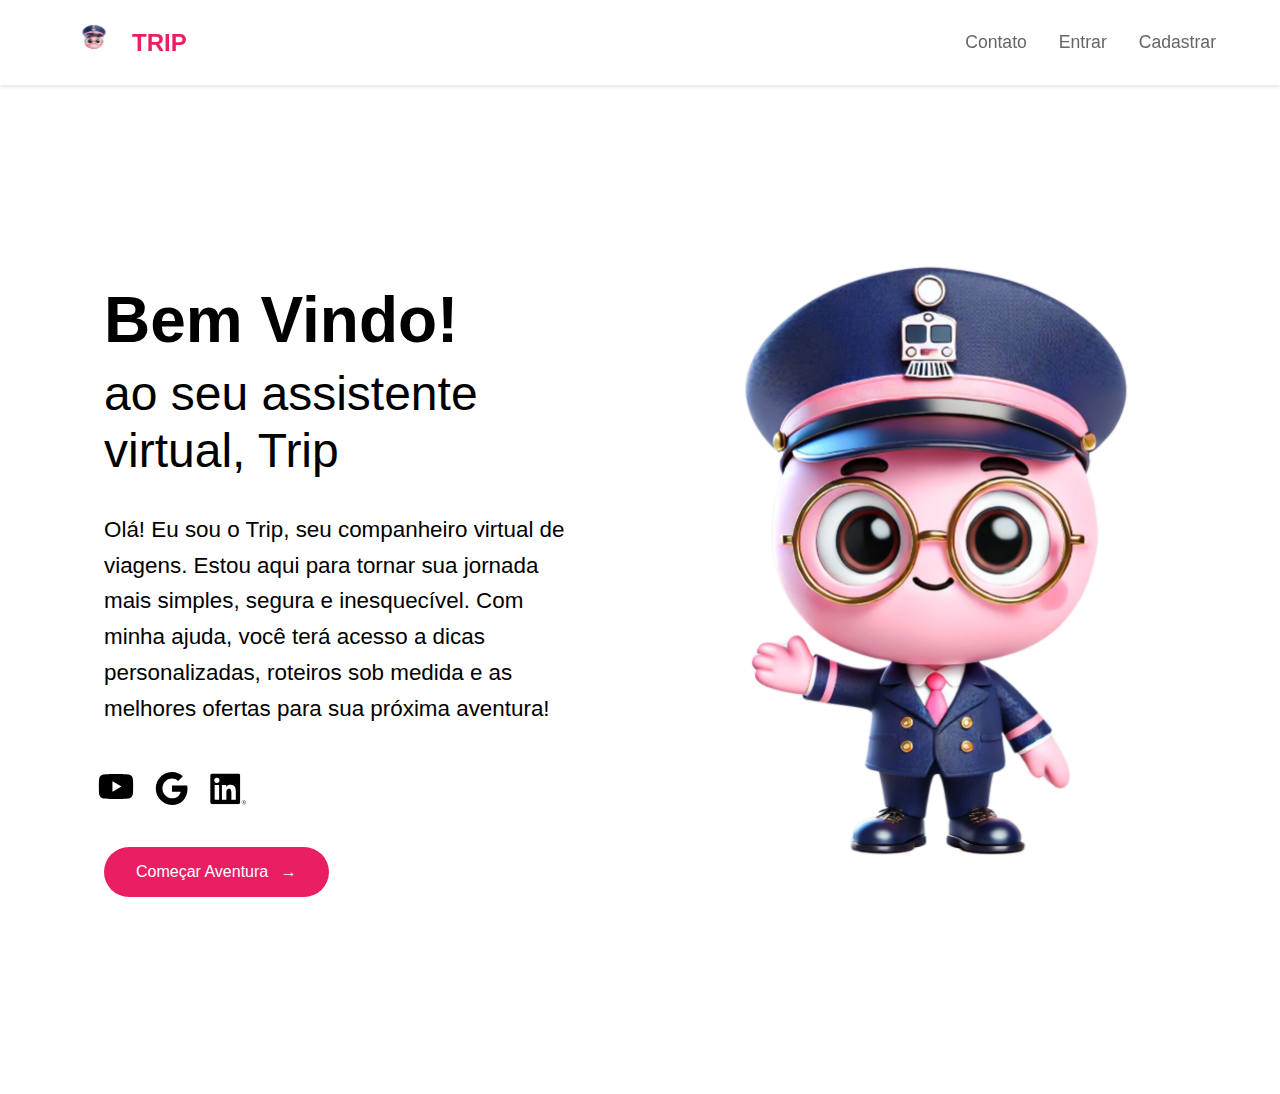
<file: index.html>
<!DOCTYPE html>
<html lang="pt-BR">
<head>
    <meta charset="UTF-8">
    <meta name="viewport" content="width=device-width, initial-scale=1.0">
    <meta name="description" content="Trip - Seu assistente virtual de viagens para jornadas mais simples, seguras e inesquecíveis">
    <title>Trip - Seu Assistente Virtual de Viagens</title>
    <link rel="stylesheet" href="./css/apresentacao.css">
    <link rel="icon" type="image/svg+xml" href="./img/Mascote (cabeça).svg">
</head>
<body>
    <div class="page-transition"></div>
    
    <header class="navbar">
        <div class="logo">
            <a href="/" class="logo-link">
                <img src="./img/Mascote (cabeça).svg" alt="Trip Logo" class="logo-img">
                <span class="logo-text">TRIP</span>
            </a>
        </div>
        <nav class="nav-links">
            <a href="#contato">Contato</a>
            <a href="#entrar">Entrar</a>
            <a href="#cadastrar">Cadastrar</a>
        </nav>
    </header>
    
    <main class="container">
        <div class="welcome-content">
            <div class="text-content">
                <h1>Bem Vindo!</h1>
                <h2>ao seu assistente<br>virtual, Trip</h2>
                <p>Olá! Eu sou o Trip, seu companheiro virtual de viagens. Estou aqui para tornar sua jornada mais simples, segura e inesquecível. Com minha ajuda, você terá acesso a dicas personalizadas, roteiros sob medida e as melhores ofertas para sua próxima aventura!</p>
                
                <div class="social-links">
                    <a href="https://www.youtube.com/user/GrupoCCROficial" target="_blank" rel="noopener noreferrer" class="social-link youtube">
                        <img src="./img/Youtube(preto).svg" alt="YouTube">
                    </a>
                    <a href="https://www.grupoccr.com.br" target="_blank" rel="noopener noreferrer" class="social-link google">
                        <img src="./img/Google (preto).svg" alt="Google">
                    </a>
                    <a href="https://www.linkedin.com/company/grupoccroficial/" target="_blank" rel="noopener noreferrer" class="social-link linkedin">
                        <img src="./img/LinkeIn(preto).svg" alt="LinkedIn">
                    </a>
                </div>

                <a href="./serviços/servicos.html" class="next-section-link">
                    Começar Aventura <span class="arrow">→</span>
                </a>
            </div>
            
            <div class="mascot-container">
                <img src="./img/Mascote.svg" alt="Trip Mascot" class="mascot-image">
            </div>
        </div>
    </main>
</body>
</file>
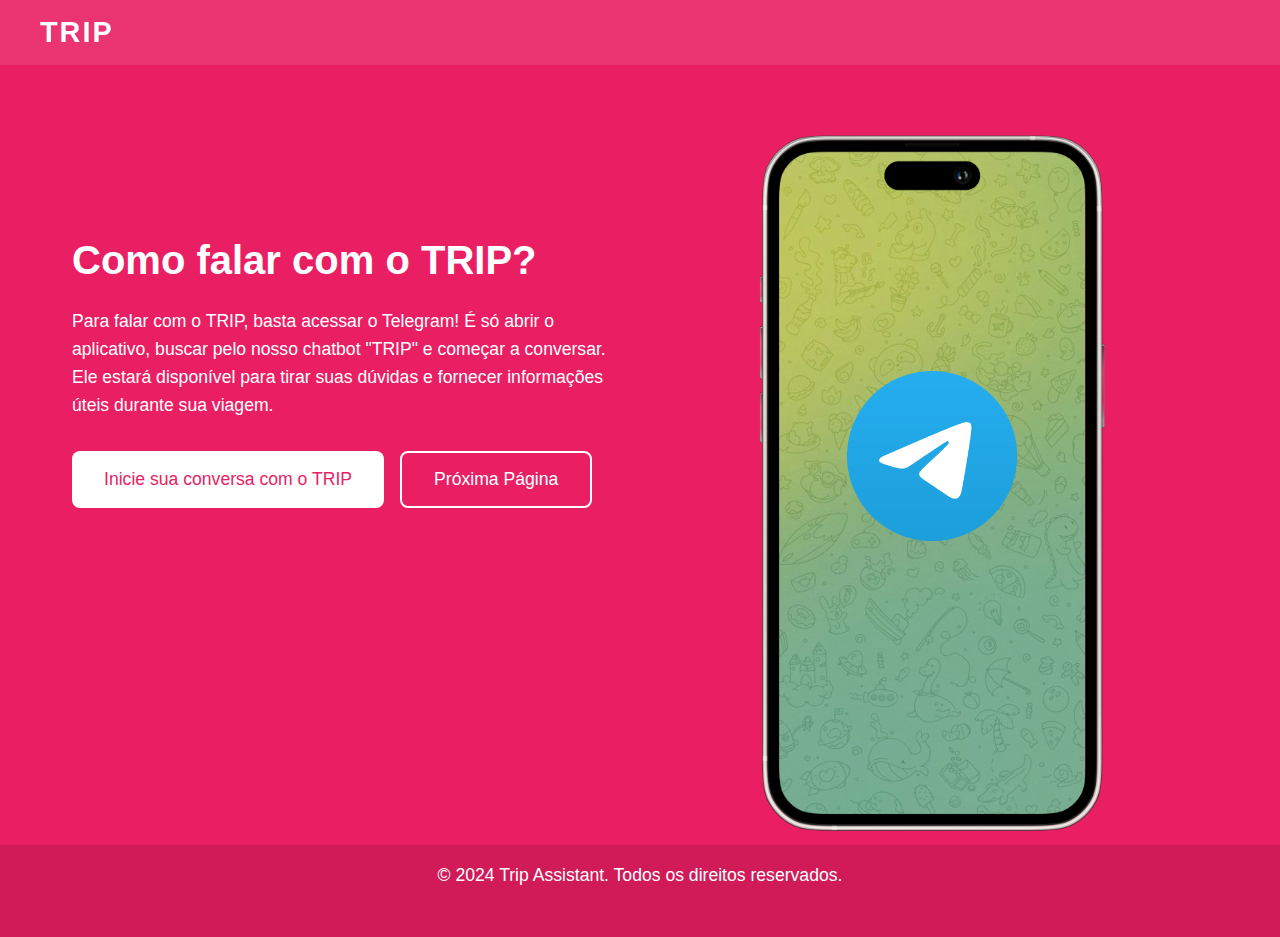
<file: chatbot/chatbot.html>
<!DOCTYPE html>
<html lang="pt-BR">
<head>
    <meta charset="UTF-8">
    <meta name="viewport" content="width=device-width, initial-scale=1.0">
    <title>Trip Chat Assistente</title>
    <link rel="stylesheet" href="./css/chatbot.css">
</head>
<body>
    <header>
        <nav class="nav-container">
            <div class="logo">
                <span class="logo-text">TRIP</span>
            </div>
        </nav>
    </header>
 
    <main class="container">
        <div class="content">
            <div class="text-content">
                <h1>Como falar com o TRIP?</h1>
                <p>Para falar com o TRIP, basta acessar o Telegram! É só abrir o aplicativo, buscar pelo nosso chatbot "TRIP" e começar a conversar. Ele estará disponível para tirar suas dúvidas e fornecer informações úteis durante sua viagem.</p>
                <div class="buttons-container">
                    <button class="cta-button">Inicie sua conversa com o TRIP</button>
                    <a href="../sobre_nos/sobre_nos.html" class="next-button">Próxima Página</a>
                </div>
            </div>
            <div class="image-content">
                <div class="phone-container">
                    <img src="../img/Celular.svg" alt= "Phone with Telegram" class="phone-image">
                    <img src="../img/Telegram logo.png" alt="Telegram Logo" class="telegram-logo">
                </div>
            </div>
        </div>
    </main>
 
    <footer>
        <p>&copy; 2024 Trip Assistant. Todos os direitos reservados.</p>
    </footer>
</body>
</html>
</file>
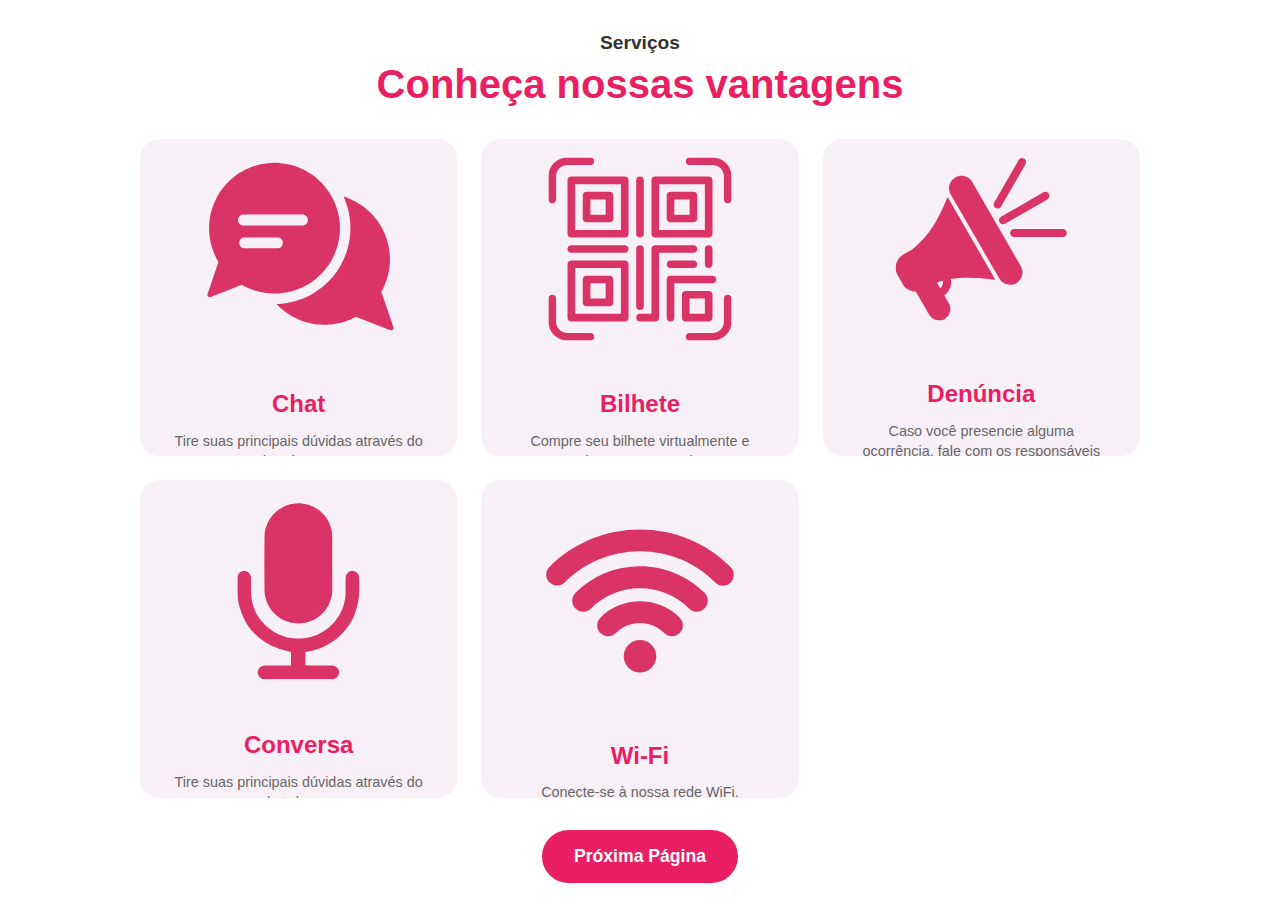
<file: serviços/servicos.html>
<!DOCTYPE html>
<html lang="pt-br">
<head>
  <meta charset="UTF-8">
  <meta name="viewport" content="width=device-width, initial-scale=1.0">
  <title>Serviços</title>
  <link rel="stylesheet" href="./css/servicos.css">
</head>
<body>
    <div class="container">
        <div class="services-title">
            <h2>Serviços</h2>
            <h1>Conheça nossas vantagens</h1>
        </div>
       
        <div class="services-grid">
            <div class="service-card">
                <div class="service-icon">
                    <img class="Chat" src="../img/Chat.svg" alt="Icone Chat">
                </div>
                <h3 class="service-title">Chat</h3>
                <p class="service-description">Tire suas principais dúvidas através do chat de texto.</p>
            </div>
 
            <div class="service-card">
                <div class="service-icon">
                    <img class="Bilhete" src="../img/Qrcode.svg" alt="Icone Qrcode">
                </div>
                <h3 class="service-title">Bilhete</h3>
                <p class="service-description">Compre seu bilhete virtualmente e receba-o na mesma hora.</p>
            </div>
 
            <div class="service-card">
                <div class="service-icon">
                    <img class="Denuncia" src="../img/Denuncia.svg" alt="Icone Denuncia">
                </div>
                <h3 class="service-title">Denúncia</h3>
                <p class="service-description">Caso você presencie alguma ocorrência, fale com os responsáveis para uma resolução rápida.</p>
            </div>
 
            <div class="service-card">
                <div class="service-icon">
                    <img class="Conversa" src="../img/Microfone.svg" alt="Icone Microfone">
                </div>
                <h3 class="service-title">Conversa</h3>
                <p class="service-description">Tire suas principais dúvidas através do chat de voz.</p>
            </div>
 
            <div class="service-card">
                <div class="service-icon">
                    <img class="Wifi" src="../img/Wifi.svg" alt="Icone Wifi">
                </div>
                <h3 class="service-title">Wi-Fi</h3>
                <p class="service-description">Conecte-se à nossa rede WiFi.</p>
            </div>
        </div>

        <div class="button-container">
            <a href="../chatbot/chatbot.html" class="next-button">Próxima Página</a>
        </div>
    </div>
</body>
</html>
</file>
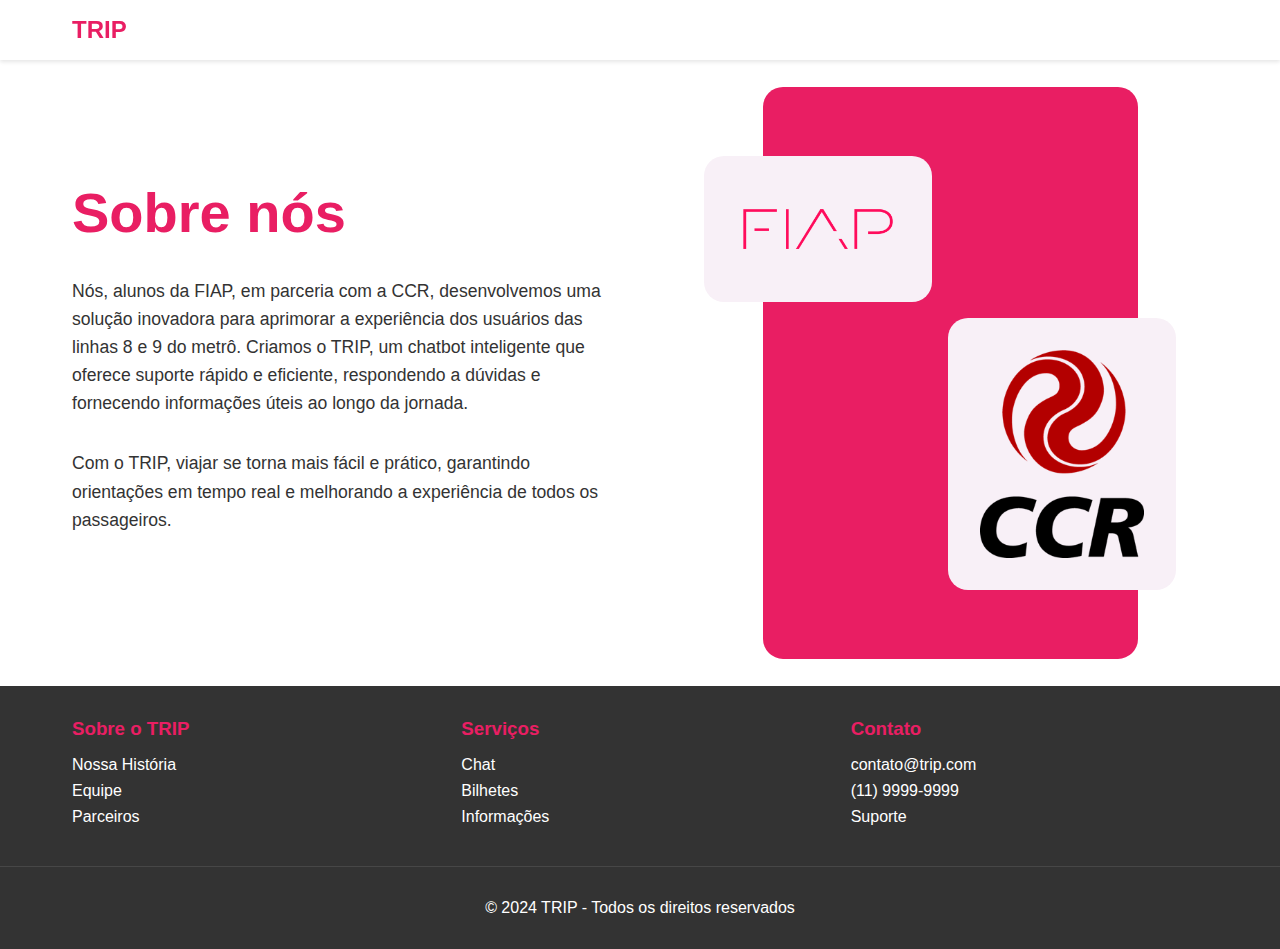
<file: sobre_nos/sobre_nos.html>
<html lang="pt-BR">
<head>
    <meta charset="UTF-8">
    <meta name="viewport" content="width=device-width, initial-scale=1.0">
    <title>Sobre nós - TRIP</title>
    <link rel="stylesheet" href="./css/sobre_nos.css">
</head>
<body>
  <header>
      <div class="header-container">
          <div class="logo">TRIP</div>
      </div>
  </header>
 
  <main>
      <div class="container">
          <section class="content">
              <h1 class="title">Sobre nós</h1>
              <p class="text">
                  Nós, alunos da FIAP, em parceria com a CCR, desenvolvemos uma solução inovadora para aprimorar a experiência dos usuários das linhas 8 e 9 do metrô. Criamos o TRIP, um chatbot inteligente que oferece suporte rápido e eficiente, respondendo a dúvidas e fornecendo informações úteis ao longo da jornada.
              </p>
              <p class="text">
                  Com o TRIP, viajar se torna mais fácil e prático, garantindo orientações em tempo real e melhorando a experiência de todos os passageiros.
              </p>
          </section>
 
          <div class="images-container">
              <div class="pink-background"></div>
              <div class="logo-grid">
                  <div class="logo-container">
                      <img src="../img/FIAP (logo-rosa).png" alt="Logo FIAP">
                  </div>
                  <div class="logo-container">
                      <img src="../img/CCR colorida_logo.png" alt="Logo CCR">
                  </div>
              </div>
          </div>
      </div>
  </main>
 
  <footer>
      <div class="footer-container">
          <div class="footer-section">
              <h3>Sobre o TRIP</h3>
              <ul>
                  <li><a href="#historia">Nossa História</a></li>
                  <li><a href="#equipe">Equipe</a></li>
                  <li><a href="#parceiros">Parceiros</a></li>
              </ul>
          </div>
          <div class="footer-section">
              <h3>Serviços</h3>
              <ul>
                  <li><a href="#chat">Chat</a></li>
                  <li><a href="#bilhetes">Bilhetes</a></li>
                  <li><a href="#informacoes">Informações</a></li>
              </ul>
          </div>
          <div class="footer-section">
              <h3>Contato</h3>
              <ul>
                  <li><a href="mailto:contato@trip.com">contato@trip.com</a></li>
                  <li><a href="tel:+551199999999">(11) 9999-9999</a></li>
                  <li><a href="#suporte">Suporte</a></li>
              </ul>
          </div>
      </div>
      <div class="footer-bottom">
          <p>&copy; 2024 TRIP - Todos os direitos reservados</p>
      </div>
  </footer>
</body>
  </html>
</file>
<file: css/apresentacao.css>
:root {
    --primary-color: #E91E63;
    --text-color: #000000;
    --nav-link-color: #666666;
    --google-color: #DB4437;
    --linkedin-color: #0077B5;
    --youtube-color: #FF0000;
    --header-height: 85px;
    --transition-speed: 0.3s;
  }
  
  * {
    margin: 0;
    padding: 0;
    box-sizing: border-box;
  }
  
  html {
    scroll-behavior: smooth;
  }
  
  body {
    font-family: -apple-system, BlinkMacSystemFont, 'Segoe UI', Roboto, Oxygen, Ubuntu, Cantarell, sans-serif;
    background-color: #ffffff;
    color: var(--text-color);
    min-height: 100vh;
    padding-top: var(--header-height);
    overflow-x: hidden;
  }
  
  /* Transition Effect */
  .page-transition {
    position: fixed;
    top: 0;
    left: 0;
    width: 100%;
    height: 100%;
    background-color: var(--primary-color);
    transform: translateX(100%);
    z-index: 2000;
    pointer-events: none;
  }
  
  .page-transition.active {
    animation: pageTransition 1.5s ease-in-out forwards;
  }
  
  /* Header Styles */
  .navbar {
    position: fixed;
    top: 0;
    left: 0;
    right: 0;
    height: var(--header-height);
    display: flex;
    justify-content: space-between;
    align-items: center;
    padding: 1rem 4rem;
    background-color: #ffffff;
    box-shadow: 0 2px 4px rgba(0, 0, 0, 0.1);
    z-index: 1000;
    transition: transform var(--transition-speed) ease;
  }
  
  .navbar.hide {
    transform: translateY(-100%);
  }
  
  /* Logo Styles */
  .logo {
    display: flex;
    align-items: center;
  }
  
  .logo-link {
    display: flex;
    align-items: center;
    gap: 0.5rem;
    text-decoration: none;
  }
  
  .logo-img {
    width: 60px;
    height: 60px;
    transition: transform var(--transition-speed) ease;
  }
  
  .logo-link:hover .logo-img {
    transform: scale(1.1);
  }
  
  .logo-text {
    color: var(--primary-color);
    font-size: 1.5rem;
    font-weight: bold;
  }
  
  /* Navigation Links */
  .nav-links {
    display: flex;
    gap: 2rem;
  }
  
  .nav-links a {
    text-decoration: none;
    color: var(--nav-link-color);
    font-size: 1.1rem;
    font-weight: 500;
    position: relative;
    transition: color var(--transition-speed) ease;
  }
  
  .nav-links a:hover {
    color: var(--primary-color);
  }
  
  .nav-links a::after {
    content: '';
    position: absolute;
    width: 0;
    height: 2px;
    bottom: -4px;
    left: 0;
    background-color: var(--primary-color);
    transition: width var(--transition-speed) ease;
  }
  
  .nav-links a:hover::after {
    width: 100%;
  }
  
  /* Main Content */
  .container {
    max-width: 1200px;
    margin: 0 auto;
    padding: 2rem 4rem;
  }
  
  .welcome-content {
    display: flex;
    justify-content: space-between;
    align-items: center;
    min-height: calc(100vh - var(--header-height));
    gap: 2rem;
  }
  
  /* Text Content */
  .text-content {
    flex: 1;
    max-width: 600px;
    animation: fadeIn 1s ease-out;
  }
  
  h1 {
    font-size: 4rem;
    margin-bottom: 0.5rem;
    font-weight: bold;
  }
  
  h2 {
    font-size: 3rem;
    margin-bottom: 2rem;
    line-height: 1.2;
    font-weight: normal;
  }
  
  .text-content p {
    font-size: 1.4rem;
    margin-bottom: 3rem;
    line-height: 1.6;
    max-width: 90%;
  }
  
  /* Social Links */
  .social-links {
    display: flex;
    gap: 2rem;
    margin-bottom: 3rem;
  }
  
  .social-link {
    display: flex;
    align-items: center;
    justify-content: center;
    width: 24px;
    height: 24px;
    transition: transform var(--transition-speed) ease;
  }
  
  .social-link:hover {
    transform: scale(1.1);
  }
  
  .social-link img {
    width: 220%;
    height: 220%;
  }
  
  /* CTA Button */
  .next-section-link {
    display: inline-block;
    padding: 1rem 2rem;
    background-color: var(--primary-color);
    color: white;
    text-decoration: none;
    border-radius: 30px;
    font-weight: 500;
    transition: all var(--transition-speed) ease;
  }
  
  .next-section-link:hover {
    transform: translateY(-3px);
    box-shadow: 0 4px 12px rgba(233, 30, 99, 0.2);
  }
  
  .next-section-link .arrow {
    display: inline-block;
    margin-left: 0.5rem;
    transition: transform var(--transition-speed) ease;
  }
  
  .next-section-link:hover .arrow {
    transform: translateX(5px);
  }
  
  /* Mascot */
  .mascot-container {
    flex: 1;
    display: flex;
    justify-content: center;
    align-items: center;
  }
  
  .mascot-image {
    max-width: 100%;
    height: auto;
    animation: float 6s ease-in-out infinite;
  }
  
  /* Animations */
  @keyframes float {
    0%, 100% {
        transform: translateY(0);
    }
    50% {
        transform: translateY(-20px);
    }
  }
  
  @keyframes fadeIn {
    from {
        opacity: 0;
        transform: translateY(20px);
    }
    to {
        opacity: 1;
        transform: translateY(0);
    }
  }
  
  @keyframes pageTransition {
    0% {
        transform: translateX(100%);
    }
    100% {
        transform: translateX(-100%);
    }
  }
  
  /* Selection Style */
  ::selection {
    background-color: var(--primary-color);
    color: white;
  }
  
  /* Media Queries */
  @media (max-width: 1024px) {
    :root {
        --header-height: 75px;
    }
  
    .navbar {
        padding: 1rem 2rem;
    }
  
    .container {
        padding: 2rem;
    }
  
    h1 {
        font-size: 3.5rem;
    }
  
    h2 {
        font-size: 2.5rem;
    }
  
    .text-content p {
        font-size: 1.3rem;
    }
  }
  
  @media (max-width: 768px) {
    :root {
        --header-height: 120px;
    }
  
    .navbar {
        flex-direction: column;
        gap: 1rem;
        padding: 1rem;
    }
  
    .welcome-content {
        flex-direction: column-reverse;
        text-align: center;
        gap: 3rem;
    }
  
    .text-content {
        max-width: 100%;
    }
  
    .text-content p {
        margin-left: auto;
        margin-right: auto;
    }
  
    .social-links {
        justify-content: center;
    }
  
    .mascot-container {
        max-width: 300px;
        margin: 0 auto;
    }
  }
  
  @media (max-width: 480px) {
    :root {
        --header-height: 160px;
    }
  
    .navbar {
        padding: 1rem;
    }
  
    .nav-links {
        flex-direction: column;
        gap: 1rem;
        text-align: center;
        width: 100%;
    }
  
    h1 {
        font-size: 3rem;
    }
  
    h2 {
        font-size: 2.2rem;
    }
  
    .text-content p {
        font-size: 1.2rem;
        padding: 0 1rem;
    }
  
    .container {
        padding: 1rem;
    }
  }
</file>
<file: chatbot/css/chatbot.css>
:root {
    --primary-color: #E91E63;
    --text-color: #ffffff;
    --button-hover: #D81B60;
  }
   
  * {
    margin: 0;
    padding: 0;
    box-sizing: border-box;
  }
   
  body {
    font-family: -apple-system, BlinkMacSystemFont, 'Segoe UI', Roboto, Oxygen, Ubuntu, Cantarell, sans-serif;
    background-color: var(--primary-color);
    color: var(--text-color);
  }
   
  header {
    padding: 1rem 2rem;
    background-color: rgba(255, 255, 255, 0.1);
    backdrop-filter: blur(10px);
    position: sticky;
    top: 0;
    z-index: 1000;
  }
  
  .nav-container {
    max-width: 1200px;
    margin: 0 auto;
    display: flex;
    justify-content: space-between;
    align-items: center;
  }
   
  .logo {
    display: flex;
    align-items: center;
    gap: 1rem;
  }
  
  .logo-text {
    font-size: 1.8rem;
    font-weight: bold;
    letter-spacing: 2px;
  }
   
  .logo-img {
    width: 60px;
    height: 60px;
    transition: transform 0.3s ease;
  }
  
  .logo-img:hover {
    transform: scale(1.1);
  }
  
  .nav-links {
    display: flex;
    gap: 2rem;
  }
  
  .nav-link {
    color: var(--text-color);
    text-decoration: none;
    font-size: 1.1rem;
    padding: 0.5rem 1rem;
    border-radius: 4px;
    transition: all 0.3s ease;
  }
  
  .nav-link:hover {
    background-color: rgba(255, 255, 255, 0.2);
    transform: translateY(-2px);
  }
   
  .container {
    max-width: 1200px;
    margin: 0 auto;
    padding: 2rem;
    min-height: calc(100vh - 120px);
  }
   
  .content {
    display: flex;
    align-items: center;
    justify-content: space-between;
    gap: 2rem;
  }
   
  .text-content {
    flex: 1;
  }
   
  h1 {
    font-size: 2.5rem;
    margin-bottom: 1.5rem;
  }
   
  p {
    font-size: 1.1rem;
    line-height: 1.6;
    margin-bottom: 2rem;
  }
  
  .buttons-container {
    display: flex;
    gap: 1rem;
    flex-wrap: wrap;
  }
   
  .cta-button, .next-button {
    padding: 1rem 2rem;
    font-size: 1.1rem;
    border: none;
    border-radius: 8px;
    cursor: pointer;
    transition: all 0.3s ease;
  }
  
  .cta-button {
    background-color: white;
    color: var(--primary-color);
  }
  
  .next-button {
    background-color: transparent;
    color: white;
    border: 2px solid white;
    text-decoration: none;
    display: inline-flex;
    align-items: center;
    justify-content: center;
  }
   
  .cta-button:hover, .next-button:hover {
    transform: translateY(-3px);
    box-shadow: 0 5px 15px rgba(0, 0, 0, 0.2);
  }
  
  .next-button:hover {
    background-color: rgba(255, 255, 255, 0.1);
  }
   
  .image-content {
    flex: 1;
    position: relative;
  }
   
  .phone-container {
    position: relative;
    width: 100%;
    padding-top: 100%;
  }
   
  .phone-image {
    position: absolute;
    top: 70%;
    left: 50%;
    transform: translate(-50%, -50%);
    width: 140%;
    height: auto;
  }
   
  .telegram-logo {
    position: absolute;
    width: 170px;
    height: 170px;
    top: 65%;
    left: 50%;
    transform: translate(-50%, -50%);
  }
   
  @keyframes float {
    0%, 100% {
        transform: translateY(0);
    }
    50% {
        transform: translateY(-20px);
    }
  }
   
  footer {
    text-align: center;
    padding: 1rem;
    background-color: rgba(0, 0, 0, 0.1);
  }
   
  /* Responsive Design */
  @media (max-width: 968px) {
    .nav-links {
        display: none;
    }
  }
  
  @media (max-width: 768px) {
    .content {
        flex-direction: column;
        text-align: center;
    }
   
    .text-content {
        order: 1;
    }
   
    .image-content {
        order: 2;
    }
   
    h1 {
        font-size: 2rem;
    }
   
    .container {
        padding: 1rem;
    }
  
    .buttons-container {
        justify-content: center;
    }
  }
   
  @media (max-width: 480px) {
    h1 {
        font-size: 1.8rem;
    }
   
    p {
        font-size: 1rem;
    }
   
    .cta-button, .next-button {
        padding: 0.8rem 1.5rem;
        font-size: 1rem;
        width: 100%;
    }
   
    .telegram-logo {
        width: 80px;
        height: 80px;
    }
  
    .logo-img {
        width: 40px;
        height: 40px;
    }
  
    .logo-text {
        font-size: 1.4rem;
    }
  }
</file>
<file: serviços/css/servicos.css>
* {
  margin: 0;
  padding: 0;
  box-sizing: border-box;
  font-family: Arial, sans-serif;
}
 
body {
  background-color: #ffffff;
}
 
.container {
  max-width: 1200px;
  margin: 0 auto;
  padding: 2rem;
}
 
.services-title {
  text-align: center;
  margin-bottom: 2rem;
}
 
.services-title h2 {
  color: #333;
  font-size: 1.2rem;
  margin-bottom: 0.5rem;
}
 
.services-title h1 {
  color: #E91E63;
  font-size: 2.5rem;
  font-weight: bold;
}
 
.services-grid {
  display: grid;
  grid-template-columns: repeat(3, 1fr);
  gap: 1.5rem;
  max-width: 1000px;
  margin: 0 auto;
}
 
.service-card {
  background-color: #F8F0F7;
  border-radius: 20px;
  padding: 2rem;
  text-align: center;
  aspect-ratio: 1;
  display: flex;
  flex-direction: column;
  align-items: center;
  justify-content: center;
  transition: all 0.3s ease;
  cursor: pointer;
  position: relative;
  overflow: hidden;
}

.service-card:hover {
  transform: translateY(-10px);
  box-shadow: 0 10px 20px rgba(0, 0, 0, 0.1);
  background-color: #fce4ec;
}

.service-card:hover .service-icon {
  transform: scale(1.1);
}

.service-card:hover .service-title {
  color: #C2185B;
}
 
.service-icon {
  width: 250px;
  height: 250px;
  margin-bottom: 1rem;
  transition: transform 0.3s ease;
}
 
.service-icon img {
  width: 100%;
  height: 100%;
}
 
.service-title {
  color: #E91E63;
  font-size: 1.5rem;
  margin-bottom: 0.8rem;
  font-weight: bold;
}
 
.service-description {
  color: #666;
  font-size: 0.9rem;
  line-height: 1.4;
  height: 80px;
}

.service-card::after {
  content: '';
  position: absolute;
  top: 50%;
  left: 50%;
  width: 0;
  height: 0;
  background: rgba(233, 30, 99, 0.1);
  border-radius: 50%;
  transform: translate(-50%, -50%);
  transition: width 0.6s ease-out, height 0.6s ease-out;
}

.service-card:active::after {
  width: 200%;
  height: 200%;
}
 
.chat-icon {
  position: absolute;
  width: 371px;
  height: 364px;
  top: 0;
  left: 0;
}
 
.bilhete-icon {
  position: absolute;
  width: 371px;
  height: 364px;
  top: 0;
  left: 0;
}
 
.denuncia-icon {
  position: absolute;
  width: 371px;
  height: 364px;
  top: 0;
  left: 0;
}
 
.conversa-icon {
  position: absolute;
  width: 371px;
  height: 364px;
  top: 0;
  left: 0;
}
 
.wifi-icon {
  position: absolute;
  width: 371px;
  height: 364px;
  top: 0;
  left: 0;
}

.button-container {
  text-align: center;
  margin-top: 2rem;
}

.next-button {
  display: inline-block;
  padding: 1rem 2rem;
  background-color: #E91E63;
  color: white;
  text-decoration: none;
  border-radius: 30px;
  font-weight: bold;
  font-size: 1.1rem;
  transition: all 0.3s ease;
}

.next-button:hover {
  background-color: #C2185B;
  transform: translateY(-3px);
  box-shadow: 0 5px 15px rgba(233, 30, 99, 0.3);
}
 
@media (max-width: 1024px) {
  .services-grid {
      grid-template-columns: repeat(2, 1fr);
      padding: 1rem;
  }
}
 
@media (max-width: 768px) {
  .services-grid {
      grid-template-columns: 1fr;
  }
 
  .services-title h1 {
      font-size: 2rem;
  }

  .next-button {
      padding: 0.8rem 1.6rem;
      font-size: 1rem;
  }
}
</file>
<file: sobre_nos/css/sobre_nos.css>
* {
    margin: 0;
    padding: 0;
    box-sizing: border-box;
    font-family: Arial, sans-serif;
  }
   
  body {
    background-color: #ffffff;
    min-height: 100vh;
    display: flex;
    flex-direction: column;
  }
   
  header {
    background-color: #fff;
    box-shadow: 0 2px 4px rgba(0,0,0,0.1);
    padding: 1rem 0;
    position: sticky;
    top: 0;
    z-index: 100;
  }
   
  .header-container {
    max-width: 1200px;
    margin: 0 auto;
    padding: 0 2rem;
    display: flex;
    justify-content: space-between;
    align-items: center;
  }
   
  .logo {
    font-size: 1.5rem;
    font-weight: bold;
    color: #E91E63;
  }
   
  nav ul {
    list-style: none;
    display: flex;
    gap: 2rem;
  }
   
  nav a {
    text-decoration: none;
    color: #333;
    font-weight: 500;
    transition: color 0.3s ease;
  }
   
  nav a:hover {
    color: #E91E63;
  }
   
  main {
    flex: 1;
  }
   
  .container {
    max-width: 1200px;
    margin: 0 auto;
    padding: 4rem 2rem;
    display: flex;
    align-items: center;
    gap: 4rem;
  }
   
  .content {
    flex: 1;
  }
   
  .title {
    color: #E91E63;
    font-size: 3.5rem;
    font-weight: bold;
    margin-bottom: 2rem;
  }
   
  .text {
    color: #333333;
    font-size: 1.1rem;
    line-height: 1.6;
    margin-bottom: 2rem;
  }
   
  .images-container {
    flex: 1;
    position: relative;
  }
   
  .pink-background {
    background-color: #E91E63;
    width: 70%;
    height: 115%;
    position: absolute;
    right: 70;
    top: 50%;
    transform: translateY(-50%);
    border-radius: 20px;
    z-index: 1;
  }
   
  .logo-grid {
    position: relative;
    z-index: 2;
    display: grid;
    grid-template-columns: repeat(2, 1fr);
    gap: 1rem;
    padding: 2rem;
  }
   
  .logo-container {
    background-color: #F8F0F7;
    border-radius: 20px;
    padding: 2rem;
    display: flex;
    align-items: center;
    justify-content: center;
  }
   
  .logo-container img {
    max-width: 100%;
    height: auto;
  }
   
  .logo-container:last-child {
    grid-column: 2;
    grid-row: 2;
  }
   
  footer {
    background-color: #333;
    color: #fff;
    padding: 2rem 0;
    margin-top: auto;
  }
   
  .footer-container {
    max-width: 1200px;
    margin: 0 auto;
    padding: 0 2rem;
    display: grid;
    grid-template-columns: repeat(auto-fit, minmax(250px, 1fr));
    gap: 2rem;
  }
   
  .footer-section h3 {
    color: #E91E63;
    margin-bottom: 1rem;
  }
   
  .footer-section ul {
    list-style: none;
  }
   
  .footer-section li {
    margin-bottom: 0.5rem;
  }
   
  .footer-section a {
    color: #fff;
    text-decoration: none;
    transition: color 0.3s ease;
  }
   
  .footer-section a:hover {
    color: #E91E63;
  }
   
  .footer-bottom {
    text-align: center;
    padding-top: 2rem;
    margin-top: 2rem;
    border-top: 1px solid rgba(255,255,255,0.1);
  }
   
  @media (max-width: 1024px) {
    .container {
        flex-direction: column;
        gap: 3rem;
    }
   
    .title {
        font-size: 3rem;
    }
   
    .images-container {
        width: 100%;
        padding-top: 2rem;
    }
   
    nav ul {
        gap: 1rem;
    }
  }
   
  @media (max-width: 768px) {
    .header-container {
        flex-direction: column;
        gap: 1rem;
        padding: 1rem;
    }
   
    .container {
        padding: 2rem 1rem;
    }
   
    .title {
        font-size: 2.5rem;
    }
   
    .text {
        font-size: 1rem;
    }
   
    .logo-grid {
        grid-template-columns: 1fr;
        gap: 1rem;
    }
   
    .logo-container:last-child {
        grid-column: 1;
        grid-row: auto;
    }
   
    .footer-container {
        grid-template-columns: 1fr;
        text-align: center;
    }
  }
</file>
